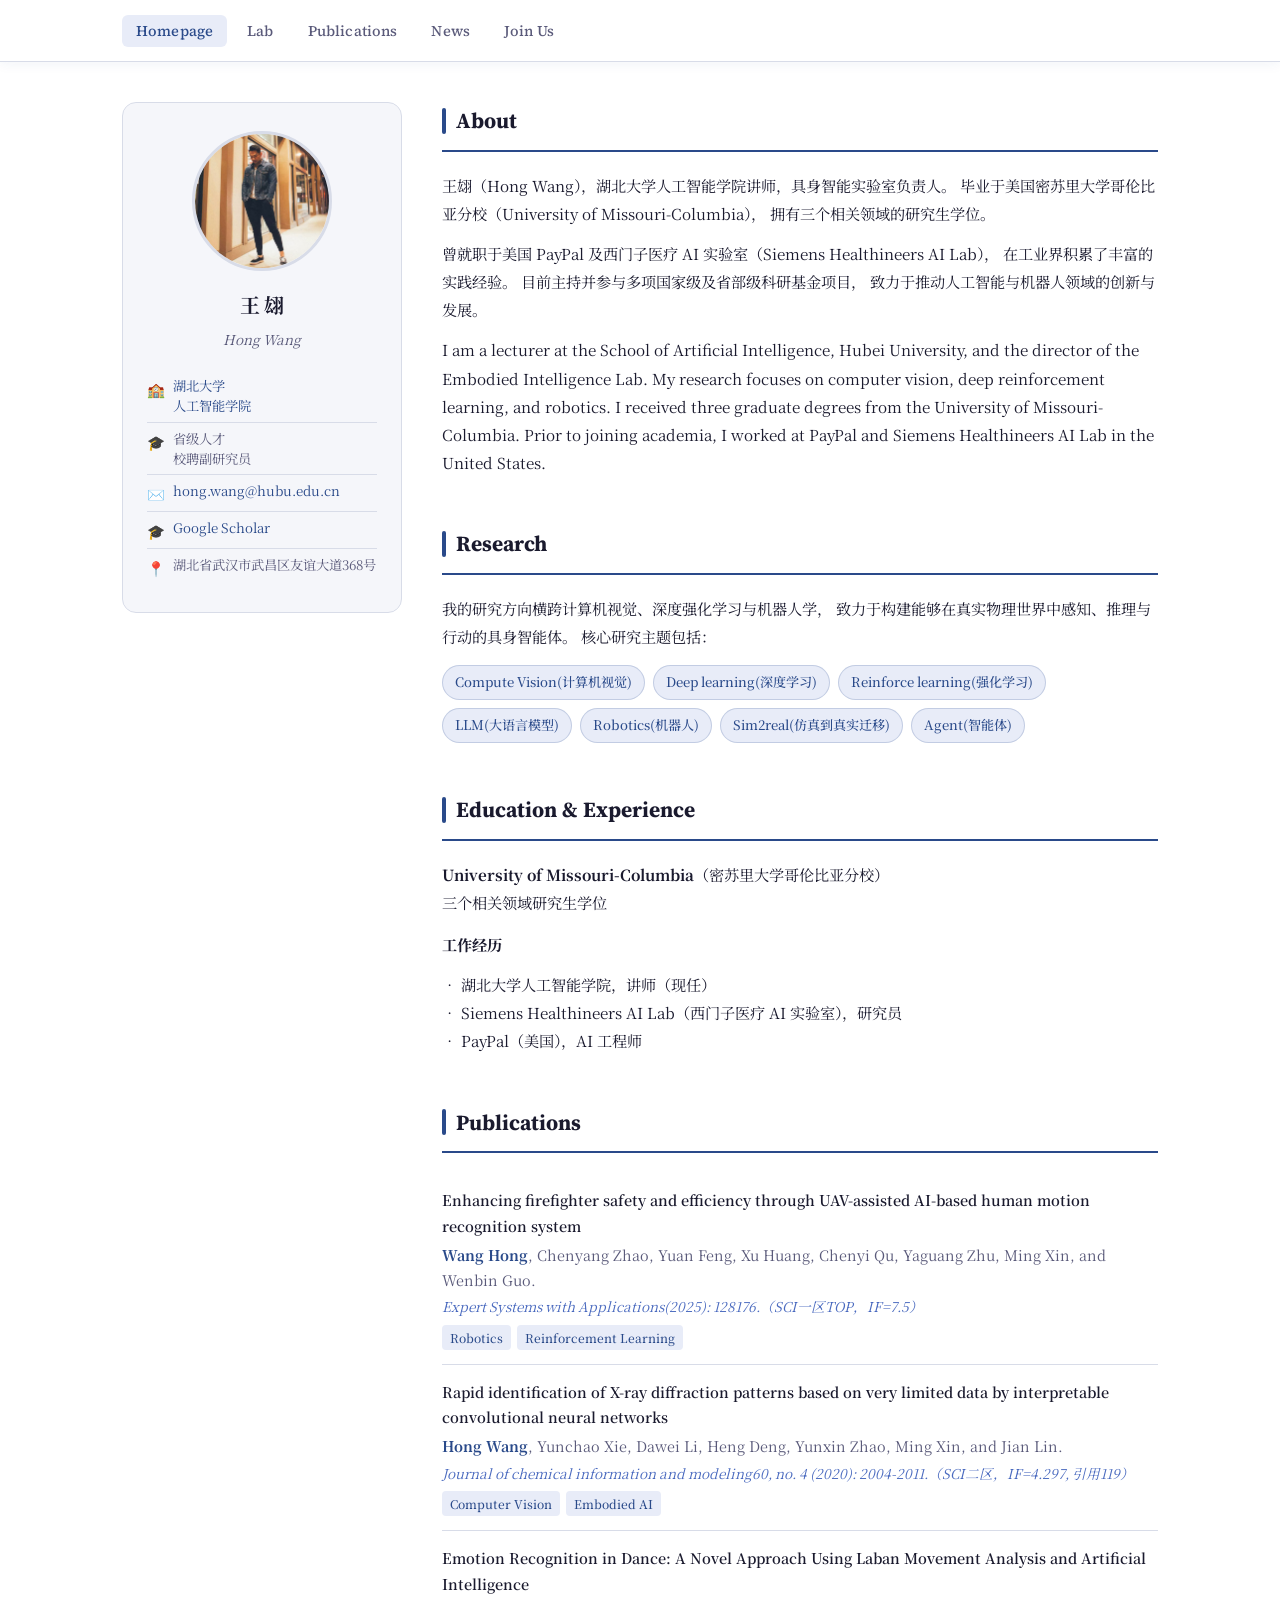
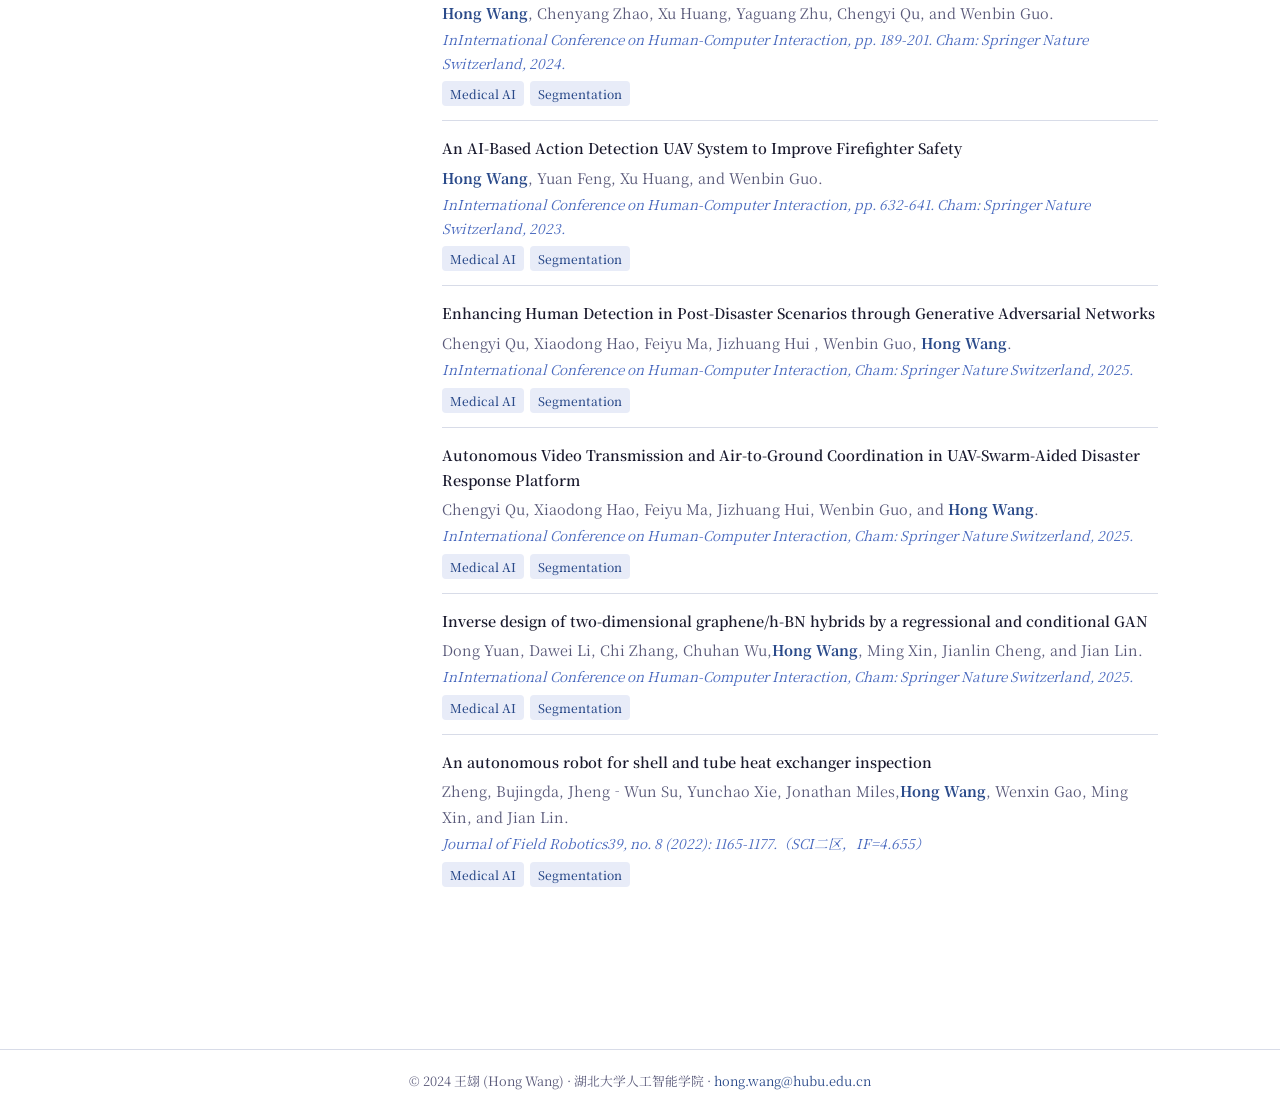
<file: wang/index.html>
<!DOCTYPE html>
<html lang="zh-CN">
<head>
  <meta charset="UTF-8" />
  <meta name="viewport" content="width=device-width, initial-scale=1.0" />
  <title>Hong Wang | School of Artificial Intelligence, Hubei University</title>
  <link rel="stylesheet" href="assets/css/style.css" />
</head>
<body>

  <!-- ===== Navigation ===== -->
  <nav class="navbar">
    <div class="navbar-inner">
      <ul class="navbar-links">
        <li><a href="index.html" class="active">Homepage</a></li>
        <li><a href="lab.html">Lab</a></li>
        <li><a href="publications.html">Publications</a></li>
        <li><a href="news.html">News</a></li>
        <li><a href="join_us.html">Join Us</a></li>
      </ul>
    </div>
  </nav>

  <!-- ===== Main Page ===== -->
  <div class="page-wrapper">
    <div class="index-layout">

      <!-- ===== Left Sidebar (Sticky) ===== -->
      <aside class="profile-sidebar">
        <div class="profile-card">
          <!-- Photo placeholder – replace src with actual photo -->
          <div class="profile">
            <img src="images/wanghong.jpg" class="profile-photo-placeholder" alt="Hong Wang">
          </div>

          <div class="profile-name">王 翃</div>
          <div class="profile-name-en">Hong Wang</div>

          <ul class="profile-info-list">
            <li>
              <span class="info-icon">🏫</span>
              <span>
                <a href="https://ai.hubu.edu.cn" target="_blank">湖北大学</a><br/>
                <a href="https://ai.hubu.edu.cn" target="_blank">人工智能学院</a>
              </span>
            </li>
            <li>
              <span class="info-icon">🎓</span>
              <span>省级人才</br>校聘副研究员</span>
            </li>
            <li>
              <span class="info-icon">✉️</span>
              <span><a href="mailto:hong.wang@hubu.edu.cn">hong.wang@hubu.edu.cn</a></span>
            </li>
            <li>
              <span class="info-icon">🎓</span>
              <span>
                <a href="https://scholar.google.jp/citations?user=XAU4ClkAAAAJ&hl=zh-CN&oi=sra" target="_blank">Google Scholar</a>
              </span>
            </li>
            <li>
              <span class="info-icon">📍</span>
              <span>湖北省武汉市武昌区友谊大道368号</span>
            </li>
          </ul>
        </div>
      </aside>

      <!-- ===== Right Scrollable Content ===== -->
      <main class="main-content">

        <!-- About -->
        <section class="content-section" id="about">
          <h2 class="section-heading">About</h2>
          <div class="section-text">
            <p>
              王翃（Hong Wang），湖北大学人工智能学院讲师，具身智能实验室负责人。
              毕业于美国密苏里大学哥伦比亚分校（University of Missouri-Columbia），
              拥有三个相关领域的研究生学位。
            </p>
            <p>
              曾就职于美国 PayPal 及西门子医疗 AI 实验室（Siemens Healthineers AI Lab），
              在工业界积累了丰富的实践经验。
              目前主持并参与多项国家级及省部级科研基金项目，
              致力于推动人工智能与机器人领域的创新与发展。
            </p>
            <p>
              I am a lecturer at the School of Artificial Intelligence, Hubei University, 
              and the director of the Embodied Intelligence Lab. 
              My research focuses on computer vision, deep reinforcement learning, and robotics. 
              I received three graduate degrees from the University of Missouri-Columbia.
              Prior to joining academia, I worked at PayPal and Siemens Healthineers AI Lab in the United States.
            </p>
          </div>
        </section>

        <!-- Research -->
        <section class="content-section" id="research">
          <h2 class="section-heading">Research</h2>
          <div class="section-text">
            <p>
              我的研究方向横跨计算机视觉、深度强化学习与机器人学，
              致力于构建能够在真实物理世界中感知、推理与行动的具身智能体。
              核心研究主题包括：
            </p>
          </div>
          <div class="research-tags">
            <span class="research-tag">Compute Vision(计算机视觉)</span>
            <span class="research-tag">Deep learning(深度学习)</span>
            <span class="research-tag">Reinforce learning(强化学习)</span>
            <span class="research-tag">LLM(大语言模型)</span>
            <span class="research-tag">Robotics(机器人)</span>
            <span class="research-tag">Sim2real(仿真到真实迁移)</span>
            <span class="research-tag">Agent(智能体)</span>
          </div>
        </section>

        <!-- Education -->
        <section class="content-section" id="education">
          <h2 class="section-heading">Education & Experience</h2>
          <div class="section-text">
            <p>
              <strong>University of Missouri-Columbia</strong>（密苏里大学哥伦比亚分校）<br/>
              三个相关领域研究生学位
            </p>
            <p style="margin-top:14px;">
              <strong>工作经历</strong>
            </p>
            <p>
              • 湖北大学人工智能学院，讲师（现任）<br/>
              • Siemens Healthineers AI Lab（西门子医疗 AI 实验室），研究员<br/>
              • PayPal（美国），AI 工程师
            </p>
          </div>
        </section>

        <!-- Publications (preview) -->
        <section class="content-section" id="publications">
          <h2 class="section-heading">Publications</h2>

          <div class="pub-entry">
            <div class="pub-title">
              Enhancing firefighter safety and efficiency through UAV-assisted AI-based human motion recognition system
            </div>
            <div class="pub-authors">
              <strong>Wang Hong</strong>, Chenyang Zhao, Yuan Feng, Xu Huang, Chenyi Qu, Yaguang Zhu, Ming Xin, and Wenbin Guo. 
            </div>
            <div class="pub-venue">Expert Systems with Applications(2025): 128176.（SCI一区TOP，IF=7.5）</div>
            <div class="pub-badges">
              <span class="pub-badge">Robotics</span>
              <span class="pub-badge">Reinforcement Learning</span>
            </div>
          </div>

          <div class="pub-entry">
            <div class="pub-title">
              Rapid identification of X-ray diffraction patterns based on very limited data by interpretable convolutional neural networks
            </div>
            <div class="pub-authors">
              <strong>Hong Wang</strong>, Yunchao Xie, Dawei Li, Heng Deng, Yunxin Zhao, Ming Xin, and Jian Lin.
            </div>
            <div class="pub-venue">Journal of chemical information and modeling60, no. 4 (2020): 2004-2011.（SCI二区，IF=4.297, 引用119）</div>
            <div class="pub-badges">
              <span class="pub-badge">Computer Vision</span>
              <span class="pub-badge">Embodied AI</span>
            </div>
          </div>

          <div class="pub-entry">
            <div class="pub-title">
              Emotion Recognition in Dance: A Novel Approach Using Laban Movement Analysis and Artificial Intelligence
            </div>
            <div class="pub-authors">
              <strong>Hong Wang</strong>, Chenyang Zhao, Xu Huang, Yaguang Zhu, Chengyi Qu, and Wenbin Guo. 
            </div>
            <div class="pub-venue">InInternational Conference on Human-Computer Interaction, pp. 189-201. Cham: Springer Nature Switzerland, 2024.</div>
            <div class="pub-badges">
              <span class="pub-badge">Medical AI</span>
              <span class="pub-badge">Segmentation</span>
            </div>
          </div>

          <div class="pub-entry">
            <div class="pub-title">
              An AI-Based Action Detection UAV System to Improve Firefighter Safety
            </div>
            <div class="pub-authors">
              <strong>Hong Wang</strong>, Yuan Feng, Xu Huang, and Wenbin Guo.  
            </div>
            <div class="pub-venue">InInternational Conference on Human-Computer Interaction, pp. 632-641. Cham: Springer Nature Switzerland, 2023.</div>
            <div class="pub-badges">
              <span class="pub-badge">Medical AI</span>
              <span class="pub-badge">Segmentation</span>
            </div>
          </div>

          <div class="pub-entry">
            <div class="pub-title">
              Enhancing Human Detection in Post-Disaster Scenarios through Generative Adversarial Networks
            </div>
            <div class="pub-authors">
              Chengyi Qu, Xiaodong Hao, Feiyu Ma, Jizhuang Hui , Wenbin Guo, <strong>Hong Wang</strong>. 
            </div>
            <div class="pub-venue">InInternational Conference on Human-Computer Interaction, Cham: Springer Nature Switzerland, 2025.</div>
            <div class="pub-badges">
              <span class="pub-badge">Medical AI</span>
              <span class="pub-badge">Segmentation</span>
            </div>
          </div>

          <div class="pub-entry">
            <div class="pub-title">
              Autonomous Video Transmission and Air-to-Ground Coordination in UAV-Swarm-Aided Disaster Response Platform
            </div>
            <div class="pub-authors">
              Chengyi Qu, Xiaodong Hao, Feiyu Ma, Jizhuang Hui, Wenbin Guo, and <strong>Hong Wang</strong>. 
            </div>
            <div class="pub-venue">InInternational Conference on Human-Computer Interaction, Cham: Springer Nature Switzerland, 2025.</div>
            <div class="pub-badges">
              <span class="pub-badge">Medical AI</span>
              <span class="pub-badge">Segmentation</span>
            </div>
          </div>

          <div class="pub-entry">
            <div class="pub-title">
              Inverse design of two-dimensional graphene/h-BN hybrids by a regressional and conditional GAN
            </div>
            <div class="pub-authors">
              Dong Yuan, Dawei Li, Chi Zhang, Chuhan Wu,<strong>Hong Wang</strong>, Ming Xin, Jianlin Cheng, and Jian Lin. 
            </div>
            <div class="pub-venue">InInternational Conference on Human-Computer Interaction, Cham: Springer Nature Switzerland, 2025.</div>
            <div class="pub-badges">
              <span class="pub-badge">Medical AI</span>
              <span class="pub-badge">Segmentation</span>
            </div>
          </div>

          <div class="pub-entry">
            <div class="pub-title">
              An autonomous robot for shell and tube heat exchanger inspection
            </div>
            <div class="pub-authors">
              Zheng, Bujingda, Jheng‐Wun Su, Yunchao Xie, Jonathan Miles,<strong>Hong Wang</strong>, Wenxin Gao, Ming Xin, and Jian Lin. 
            </div>
            <div class="pub-venue">Journal of Field Robotics39, no. 8 (2022): 1165-1177.（SCI二区，IF=4.655）</div>
            <div class="pub-badges">
              <span class="pub-badge">Medical AI</span>
              <span class="pub-badge">Segmentation</span>
            </div>
          </div>
        </section>

      </main>
    </div>
  </div>

  <!-- Footer -->
  <footer class="site-footer">
    © 2024 王翃 (Hong Wang) · 湖北大学人工智能学院 · 
    <a href="mailto:hong.wang@hubu.edu.cn">hong.wang@hubu.edu.cn</a>
  </footer>

</body>
</html>
</file>
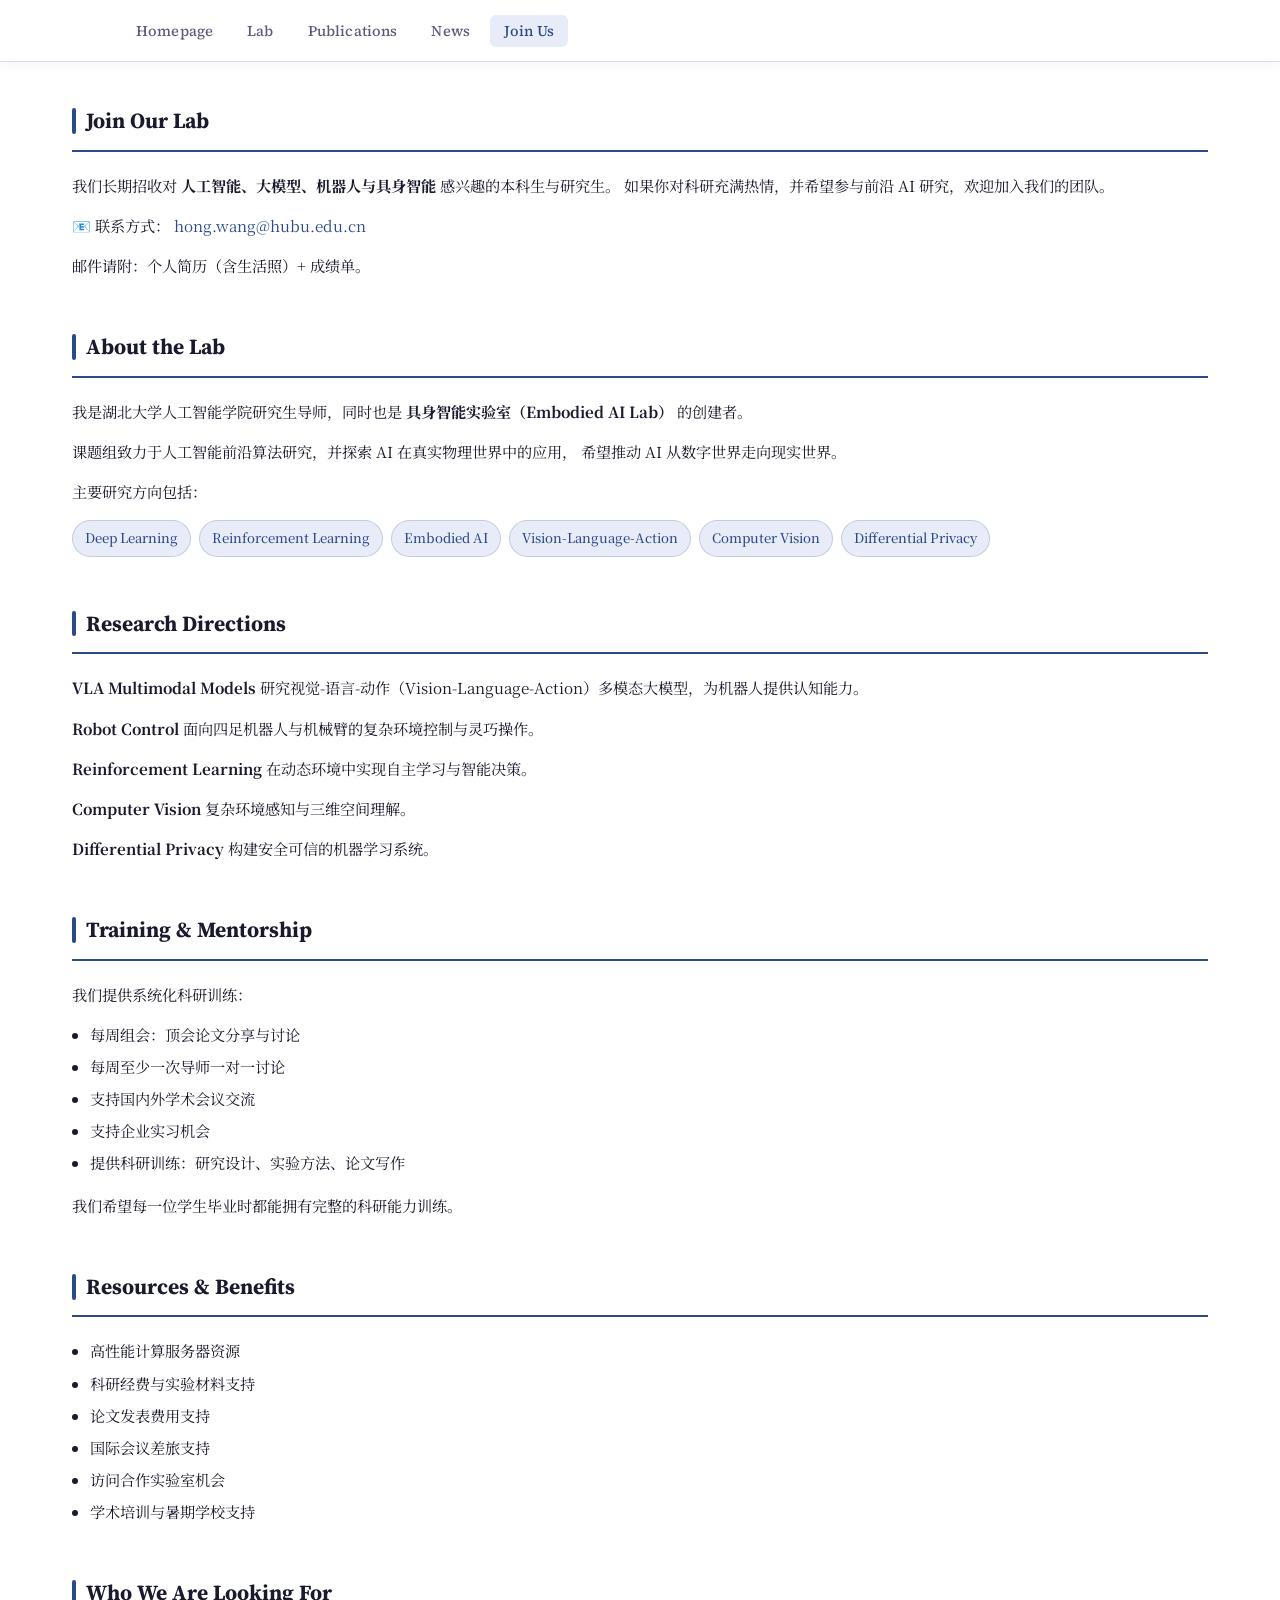
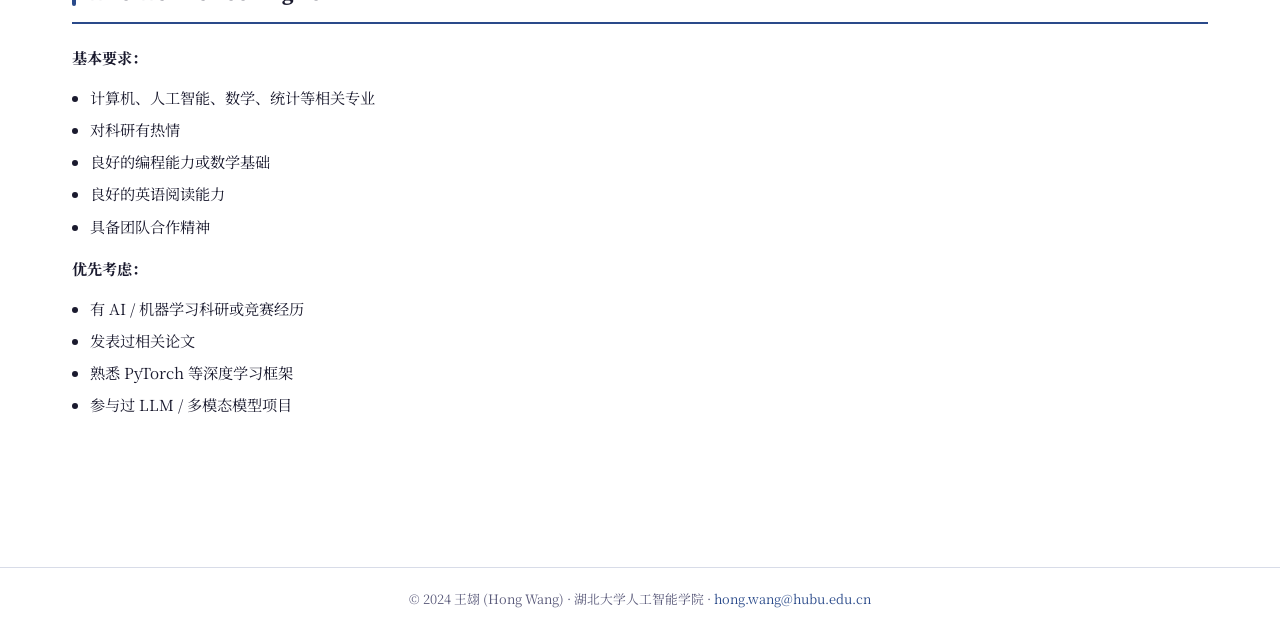
<file: wang/join_us.html>
<!DOCTYPE html>
<html lang="zh-CN">
<head>
  <meta charset="UTF-8" />
  <meta name="viewport" content="width=device-width, initial-scale=1.0" />
  <title>Join Us | 王翃</title>
  <link rel="stylesheet" href="assets/css/style.css" />
</head>
<body>

  <!-- ===== Navigation ===== -->
  <nav class="navbar">
    <div class="navbar-inner">
      <ul class="navbar-links">
        <li><a href="index.html">Homepage</a></li>
        <li><a href="lab.html">Lab</a></li>
        <li><a href="publications.html">Publications</a></li>
        <li><a href="news.html">News</a></li>
        <li><a href="join_us.html" class="active">Join Us</a></li>
      </ul>
    </div>
  </nav>

  <!-- ===== Main Content ===== -->
  <div class="page-wrapper lab-layout">

  <div class="content-section">
    <h2 class="section-heading">Join Our Lab</h2>

    <div class="section-text">
      <p>
        我们长期招收对 <strong>人工智能、大模型、机器人与具身智能</strong> 感兴趣的本科生与研究生。
        如果你对科研充满热情，并希望参与前沿 AI 研究，欢迎加入我们的团队。
      </p>

      <p>
        📧 联系方式：  
        <a href="mailto:hong.wang@hubu.edu.cn">hong.wang@hubu.edu.cn</a>
      </p>

      <p>
        邮件请附：个人简历（含生活照）+ 成绩单。
      </p>
    </div>
  </div>

  <div class="content-section">
    <h2 class="section-heading">About the Lab</h2>

    <div class="section-text">
      <p>
        我是湖北大学人工智能学院研究生导师，同时也是
        <strong>具身智能实验室（Embodied AI Lab）</strong> 的创建者。
      </p>

      <p>
        课题组致力于人工智能前沿算法研究，并探索 AI 在真实物理世界中的应用，
        希望推动 AI 从数字世界走向现实世界。
      </p>

      <p>主要研究方向包括：</p>

      <div class="research-tags">
        <span class="research-tag">Deep Learning</span>
        <span class="research-tag">Reinforcement Learning</span>
        <span class="research-tag">Embodied AI</span>
        <span class="research-tag">Vision-Language-Action</span>
        <span class="research-tag">Computer Vision</span>
        <span class="research-tag">Differential Privacy</span>
      </div>
    </div>
  </div>

  <div class="content-section">
    <h2 class="section-heading">Research Directions</h2>

    <div class="section-text">

      <p><strong>VLA Multimodal Models</strong>  
      研究视觉-语言-动作（Vision-Language-Action）多模态大模型，为机器人提供认知能力。</p>

      <p><strong>Robot Control</strong>  
      面向四足机器人与机械臂的复杂环境控制与灵巧操作。</p>

      <p><strong>Reinforcement Learning</strong>  
      在动态环境中实现自主学习与智能决策。</p>

      <p><strong>Computer Vision</strong>  
      复杂环境感知与三维空间理解。</p>

      <p><strong>Differential Privacy</strong>  
      构建安全可信的机器学习系统。</p>

    </div>
  </div>

  <div class="content-section">
    <h2 class="section-heading">Training & Mentorship</h2>

    <div class="section-text">
      <p>我们提供系统化科研训练：</p>

      <ul>
        <li>每周组会：顶会论文分享与讨论</li>
        <li>每周至少一次导师一对一讨论</li>
        <li>支持国内外学术会议交流</li>
        <li>支持企业实习机会</li>
        <li>提供科研训练：研究设计、实验方法、论文写作</li>
      </ul>

      <p>
        我们希望每一位学生毕业时都能拥有完整的科研能力训练。
      </p>
    </div>
  </div>

  <div class="content-section">
    <h2 class="section-heading">Resources & Benefits</h2>

    <div class="section-text">

      <ul>
        <li>高性能计算服务器资源</li>
        <li>科研经费与实验材料支持</li>
        <li>论文发表费用支持</li>
        <li>国际会议差旅支持</li>
        <li>访问合作实验室机会</li>
        <li>学术培训与暑期学校支持</li>
      </ul>

    </div>
  </div>

  <div class="content-section">
    <h2 class="section-heading">Who We Are Looking For</h2>

    <div class="section-text">

      <p><strong>基本要求：</strong></p>

      <ul>
        <li>计算机、人工智能、数学、统计等相关专业</li>
        <li>对科研有热情</li>
        <li>良好的编程能力或数学基础</li>
        <li>良好的英语阅读能力</li>
        <li>具备团队合作精神</li>
      </ul>

      <p><strong>优先考虑：</strong></p>

      <ul>
        <li>有 AI / 机器学习科研或竞赛经历</li>
        <li>发表过相关论文</li>
        <li>熟悉 PyTorch 等深度学习框架</li>
        <li>参与过 LLM / 多模态模型项目</li>
      </ul>

    </div>
  </div>
</div>

  <!-- Footer -->
  <footer class="site-footer">
    © 2024 王翃 (Hong Wang) · 湖北大学人工智能学院 · 
    <a href="mailto:hong.wang@hubu.edu.cn">hong.wang@hubu.edu.cn</a>
  </footer>

</body>
</html>
</file>
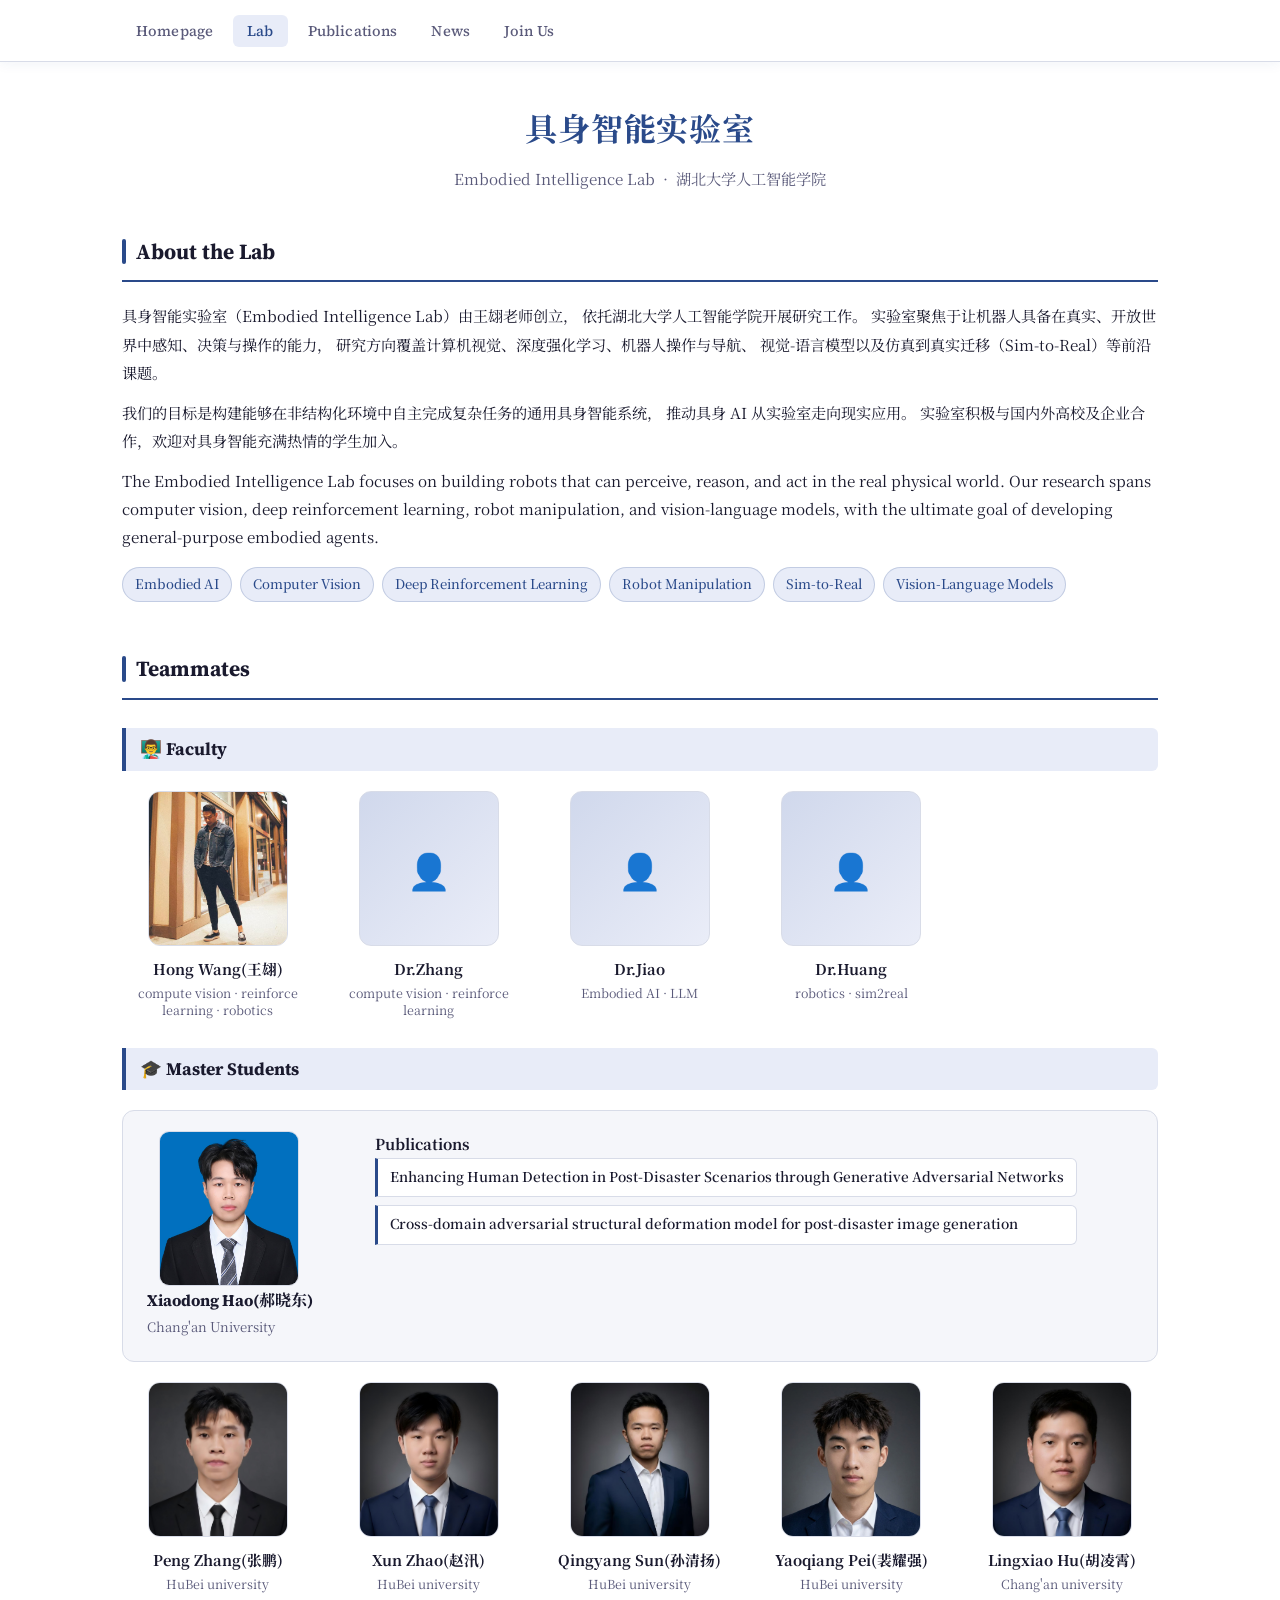
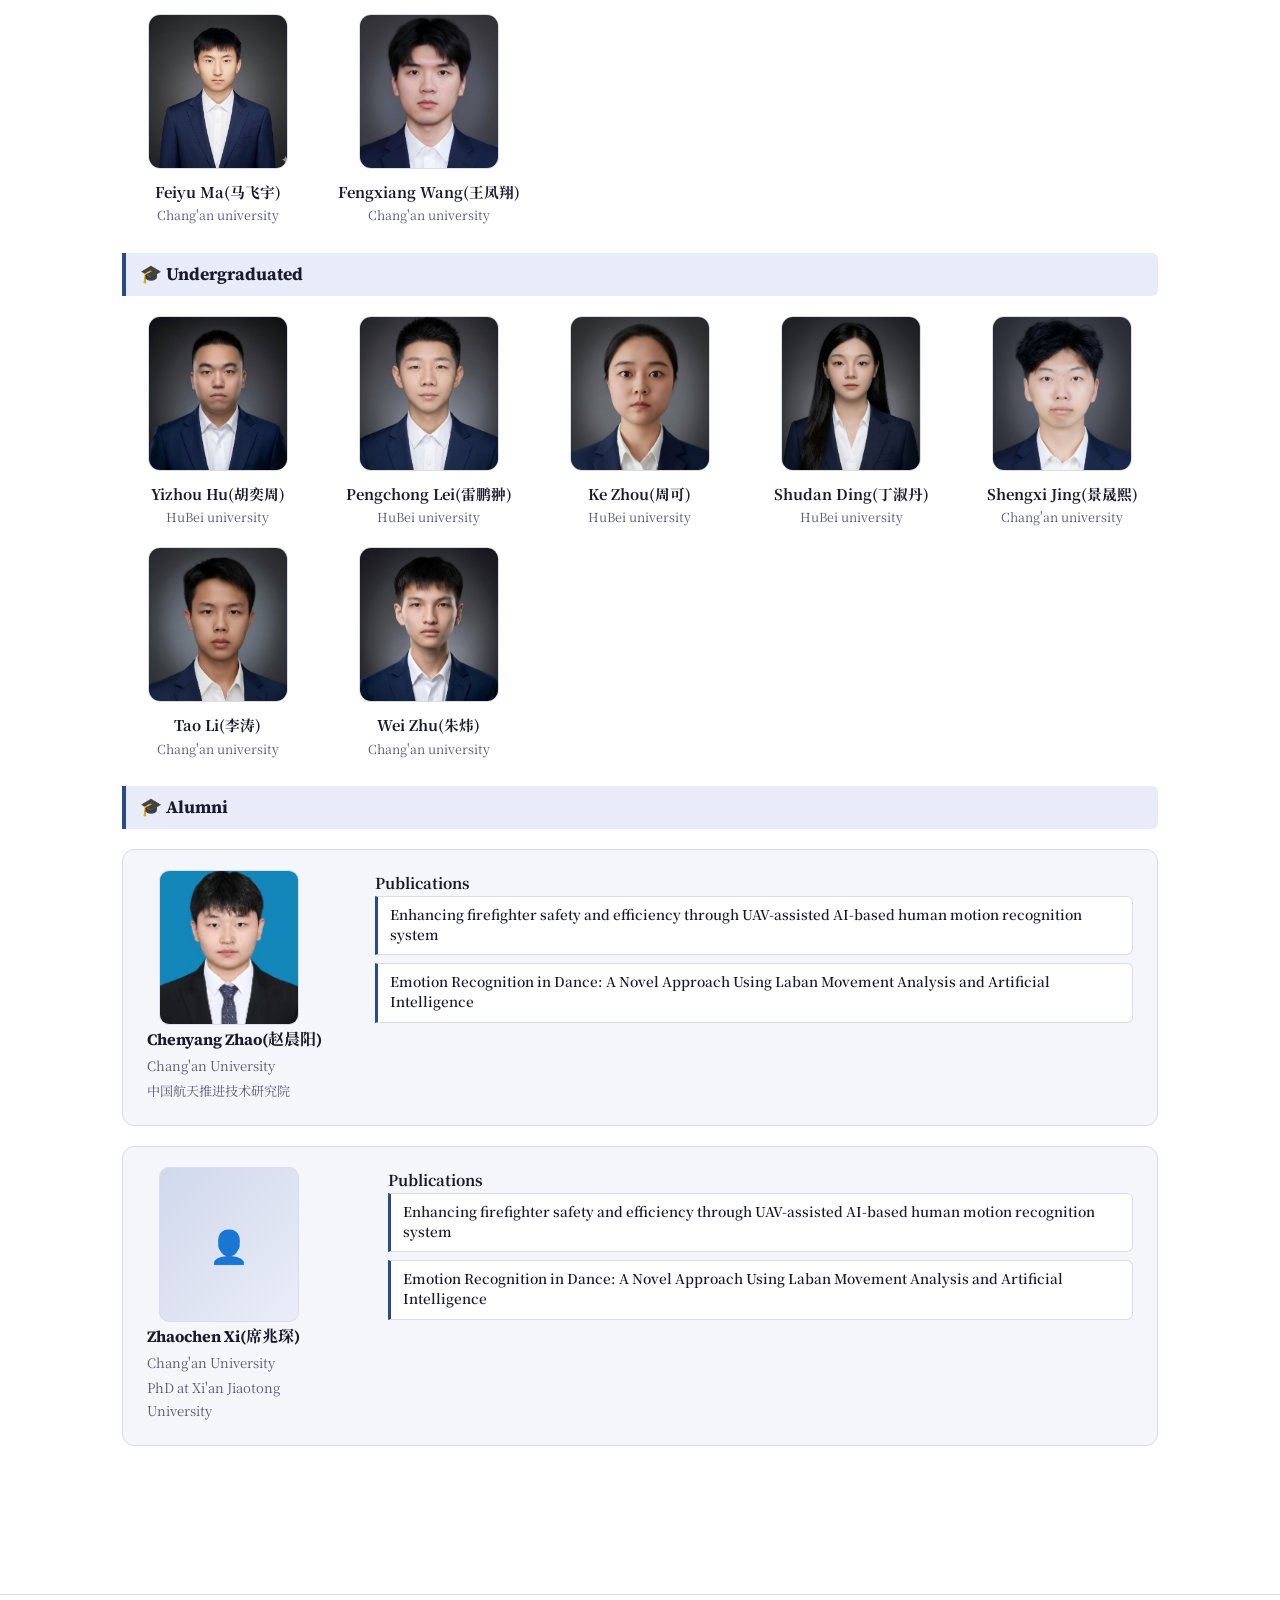
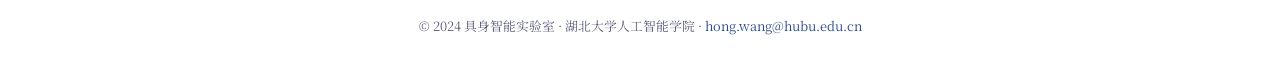
<file: wang/lab.html>
<!DOCTYPE html>
<html lang="zh-CN">
<head>
  <meta charset="UTF-8" />
  <meta name="viewport" content="width=device-width, initial-scale=1.0" />
  <title>具身智能实验室 | 王翃</title>
  <link rel="stylesheet" href="assets/css/style.css" />
</head>
<body>

  <!-- ===== Navigation ===== -->
  <nav class="navbar">
    <div class="navbar-inner">
      <ul class="navbar-links">
        <li><a href="index.html">Homepage</a></li>
        <li><a href="lab.html" class="active">Lab</a></li>
        <li><a href="publications.html">Publications</a></li>
        <li><a href="news.html">News</a></li>
        <li><a href="join_us.html">Join Us</a></li>
      </ul>
    </div>
  </nav>

  <!-- ===== Main Content ===== -->
  <div class="page-wrapper">
    <div class="lab-layout">

      <!-- Lab title -->
      <h1 class="lab-title">具身智能实验室</h1>
      <p class="lab-subtitle">Embodied Intelligence Lab &nbsp;·&nbsp; 湖北大学人工智能学院</p>

      <!-- About the Lab -->
      <section class="content-section" id="about">
        <h2 class="section-heading">About the Lab</h2>
        <div class="section-text">
          <p>
            具身智能实验室（Embodied Intelligence Lab）由王翃老师创立，
            依托湖北大学人工智能学院开展研究工作。
            实验室聚焦于让机器人具备在真实、开放世界中感知、决策与操作的能力，
            研究方向覆盖计算机视觉、深度强化学习、机器人操作与导航、
            视觉-语言模型以及仿真到真实迁移（Sim-to-Real）等前沿课题。
          </p>
          <p>
            我们的目标是构建能够在非结构化环境中自主完成复杂任务的通用具身智能系统，
            推动具身 AI 从实验室走向现实应用。
            实验室积极与国内外高校及企业合作，欢迎对具身智能充满热情的学生加入。
          </p>
          <p>
            The Embodied Intelligence Lab focuses on building robots that can perceive, reason, 
            and act in the real physical world. Our research spans computer vision, 
            deep reinforcement learning, robot manipulation, and vision-language models, 
            with the ultimate goal of developing general-purpose embodied agents.
          </p>
        </div>
        <div class="research-tags" style="margin-top:16px;">
          <span class="research-tag">Embodied AI</span>
          <span class="research-tag">Computer Vision</span>
          <span class="research-tag">Deep Reinforcement Learning</span>
          <span class="research-tag">Robot Manipulation</span>
          <span class="research-tag">Sim-to-Real</span>
          <span class="research-tag">Vision-Language Models</span>
        </div>
      </section>

      <!-- Teammates Section -->
      <section class="content-section" id="team">
        <h2 class="section-heading">Teammates</h2>

        <!-- Faculty -->
        <div class="team-section-title">👨‍🏫 Faculty</div>
        <div class="team-grid">

          <div class="team-card">
            <div class="team-photo">
                <img src="images/wanghong.jpg" alt="Hong Wang">
            </div>
            <div class="team-name">Hong Wang(王翃)</div>
            <div class="team-role">compute vision · reinforce learning · robotics</div>
          </div>

          <div class="team-card">
            <div class="team-photo">👤</div>
            <div class="team-name">Dr.Zhang</div>
            <div class="team-role">compute vision · reinforce learning</div>
          </div>

          <div class="team-card">
            <div class="team-photo">👤</div>
            <div class="team-name">Dr.Jiao</div>
            <div class="team-role">Embodied AI · LLM</div>
          </div>

          <div class="team-card">
            <div class="team-photo">👤</div>
            <div class="team-name">Dr.Huang</div>
            <div class="team-role">robotics · sim2real</div>
          </div>

        </div>

        <!-- Students -->
        <div class="team-section-title">🎓 Master Students</div>
        <div class="team-grid">

          <div class="alumni-card single-master">
            <div class="alumni-left">
              <div class="alumni-photo">
                <img src="images/haoxiaodong.jpg" alt="Xiaodong Hao">
              </div>
              <div class="alumni-name">Xiaodong Hao(郝晓东)</div>
              <div class="alumni-affiliation">Chang'an University</div>
            </div>
            <div class="alumni-divider"></div>
            <div class="alumni-right">
              <div class="alumni-pubs-heading"><strong>Publications</strong></div>
              <div class="alumni-pubs">
                <div class="alumni-pub-entry">
                  <div class="alumni-pub-title">Enhancing Human Detection in Post-Disaster Scenarios through Generative Adversarial Networks</div>
                </div>

                <div class="alumni-pub-entry">
                  <div class="alumni-pub-title">Cross-domain adversarial structural deformation model for post-disaster image generation</div>
                </div>

                <!-- Add more .alumni-pub-entry here -->
              </div>
            </div>
          </div>

          <div class="team-card">
            <div class="team-photo">
                <img src="images/zhangpeng.jpg" alt="Peng Zhang">
            </div>
            <div class="team-name">Peng Zhang(张鹏)</div>
            <div class="team-role">HuBei university</div>
          </div>

          <div class="team-card">
            <div class="team-photo">
                <img src="images/zhaoxun.jpg" alt="Xun Zhao">
            </div>
            <div class="team-name">Xun Zhao(赵汛)</div>
            <div class="team-role">HuBei university</div>
          </div>

          <div class="team-card">
            <div class="team-photo">
                <img src="images/sunqingyang.jpg" alt="Qingyan Sun">
            </div>
            <div class="team-name">Qingyang Sun(孙清扬)</div>
            <div class="team-role">HuBei university</div>
          </div>

          <div class="team-card">
            <div class="team-photo">
                <img src="images/peiyaoqiang.jpg" alt="Yaoqiang Pei">
            </div>
            <div class="team-name">Yaoqiang Pei(裴耀强)</div>
            <div class="team-role">HuBei university</div>
          </div>

          <div class="team-card">
            <div class="team-photo">
                <img src="images/hulingxiao.jpg" alt="Lingxiao Hu">
            </div>
            <div class="team-name">Lingxiao Hu(胡凌霄)</div>
            <div class="team-role">Chang'an university</div>
          </div>

          <div class="team-card">
            <div class="team-photo">
                <img src="images/mafeiyu.jpg" alt="Feiyu Ma">
            </div>
            <div class="team-name">Feiyu Ma(马飞宇)</div>
            <div class="team-role">Chang'an university</div>
          </div>

          <div class="team-card">
            <div class="team-photo">
                <img src="images/wangfengxiang.jpg" alt="Fengxiang Wang">
            </div>
            <div class="team-name">Fengxiang Wang(王凤翔)</div>
            <div class="team-role">Chang'an university</div>
          </div>
        </div>

        <div class="team-section-title">🎓 Undergraduated</div>
        <div class="team-grid">

          <div class="team-card">
            <div class="team-photo">
                <img src="images/huyizhou.jpg" alt="Yizhou Hu">
            </div>
            <div class="team-name">Yizhou Hu(胡奕周)</div>
            <div class="team-role">HuBei university</div>
          </div>  

          <div class="team-card">
            <div class="team-photo">
                <img src="images/leipengchong.jpg" alt="Pengchong Lei">
            </div>
            <div class="team-name">Pengchong Lei(雷鹏翀)</div>
            <div class="team-role">HuBei university</div>
          </div>

          <div class="team-card">
            <div class="team-photo">
                <img src="images/zhouke.jpg" alt="Ke Zhou">
            </div>
            <div class="team-name">Ke Zhou(周可)</div>
            <div class="team-role">HuBei university</div>
          </div>

          <div class="team-card">
            <div class="team-photo">
                <img src="images/dingshudan.jpg" alt="Shudan Ding">
            </div>
            <div class="team-name">Shudan Ding(丁淑丹)</div>
            <div class="team-role">HuBei university</div>
          </div>

          <div class="team-card">
            <div class="team-photo">
                <img src="images/jingshengxi.jpg" alt="Shengxi Jing">
            </div>
            <div class="team-name">Shengxi Jing(景晟熙)</div>
            <div class="team-role">Chang'an university</div>
          </div>

          <div class="team-card">
            <div class="team-photo">
                <img src="images/litao.jpg" alt="Tao Li">
            </div>
            <div class="team-name">Tao Li(李涛)</div>
            <div class="team-role">Chang'an university</div>
          </div>

          <div class="team-card">
            <div class="team-photo">
                <img src="images/zhuwei.jpg" alt="Wei Zhu">
            </div>
            <div class="team-name">Wei Zhu(朱炜)</div>
            <div class="team-role">Chang'an university</div>
          </div>
        </div>
        
        <!-- Graduated Alumni -->
        <div class="team-section-title">🎓 Alumni</div>
        <div class="alumni-list">

          <div class="alumni-card">
            <div class="alumni-left">
              <div class="alumni-photo">
                <img src="images/zhaochenyang.jpg" alt="Chenyang Zhao">
              </div>
              <div class="alumni-name">Chenyang Zhao(赵晨阳)</div>
              <div class="alumni-affiliation">Chang'an University</div>
              <div class="alumni-affiliation">中国航天推进技术研究院</div>
            </div>
            <div class="alumni-divider"></div>
            <div class="alumni-right">
              <div class="alumni-pubs-heading"><strong>Publications</strong></div>
              <div class="alumni-pubs">
                <div class="alumni-pub-entry">
                  <div class="alumni-pub-title">Enhancing firefighter safety and efficiency through UAV-assisted AI-based human motion recognition system</div>
                </div>

                <div class="alumni-pub-entry">
                  <div class="alumni-pub-title">Emotion Recognition in Dance: A Novel Approach Using Laban Movement Analysis and Artificial Intelligence</div>
                </div>
                <!-- Add more .alumni-pub-entry here -->
              </div>
            </div>
          </div>

          <div class="alumni-list">

          <div class="alumni-card">
            <div class="alumni-left">
              <div class="alumni-photo">👤</div>
              <div class="alumni-name">Zhaochen Xi(席兆琛)</div>
              <div class="alumni-affiliation">Chang'an University</div>
              <div class="alumni-affiliation">PhD at Xi'an Jiaotong University</div>
            </div>
            <div class="alumni-divider"></div>
            <div class="alumni-right">
              <div class="alumni-pubs-heading"><strong>Publications</strong></div>
              <div class="alumni-pubs">
                <div class="alumni-pub-entry">
                  <div class="alumni-pub-title">Enhancing firefighter safety and efficiency through UAV-assisted AI-based human motion recognition system</div>
                </div>
                <div class="alumni-pub-entry">
                  <div class="alumni-pub-title">Emotion Recognition in Dance: A Novel Approach Using Laban Movement Analysis and Artificial Intelligence</div>
                </div>
                <!-- Add more .alumni-pub-entry here -->
              </div>
            </div>
          </div>
        </div>
      </section>

    </div>
  </div>

  <!-- Footer -->
  <footer class="site-footer">
    © 2024 具身智能实验室 · 湖北大学人工智能学院 · 
    <a href="mailto:hong.wang@hubu.edu.cn">hong.wang@hubu.edu.cn</a>
  </footer>

</body>
</html>
</file>
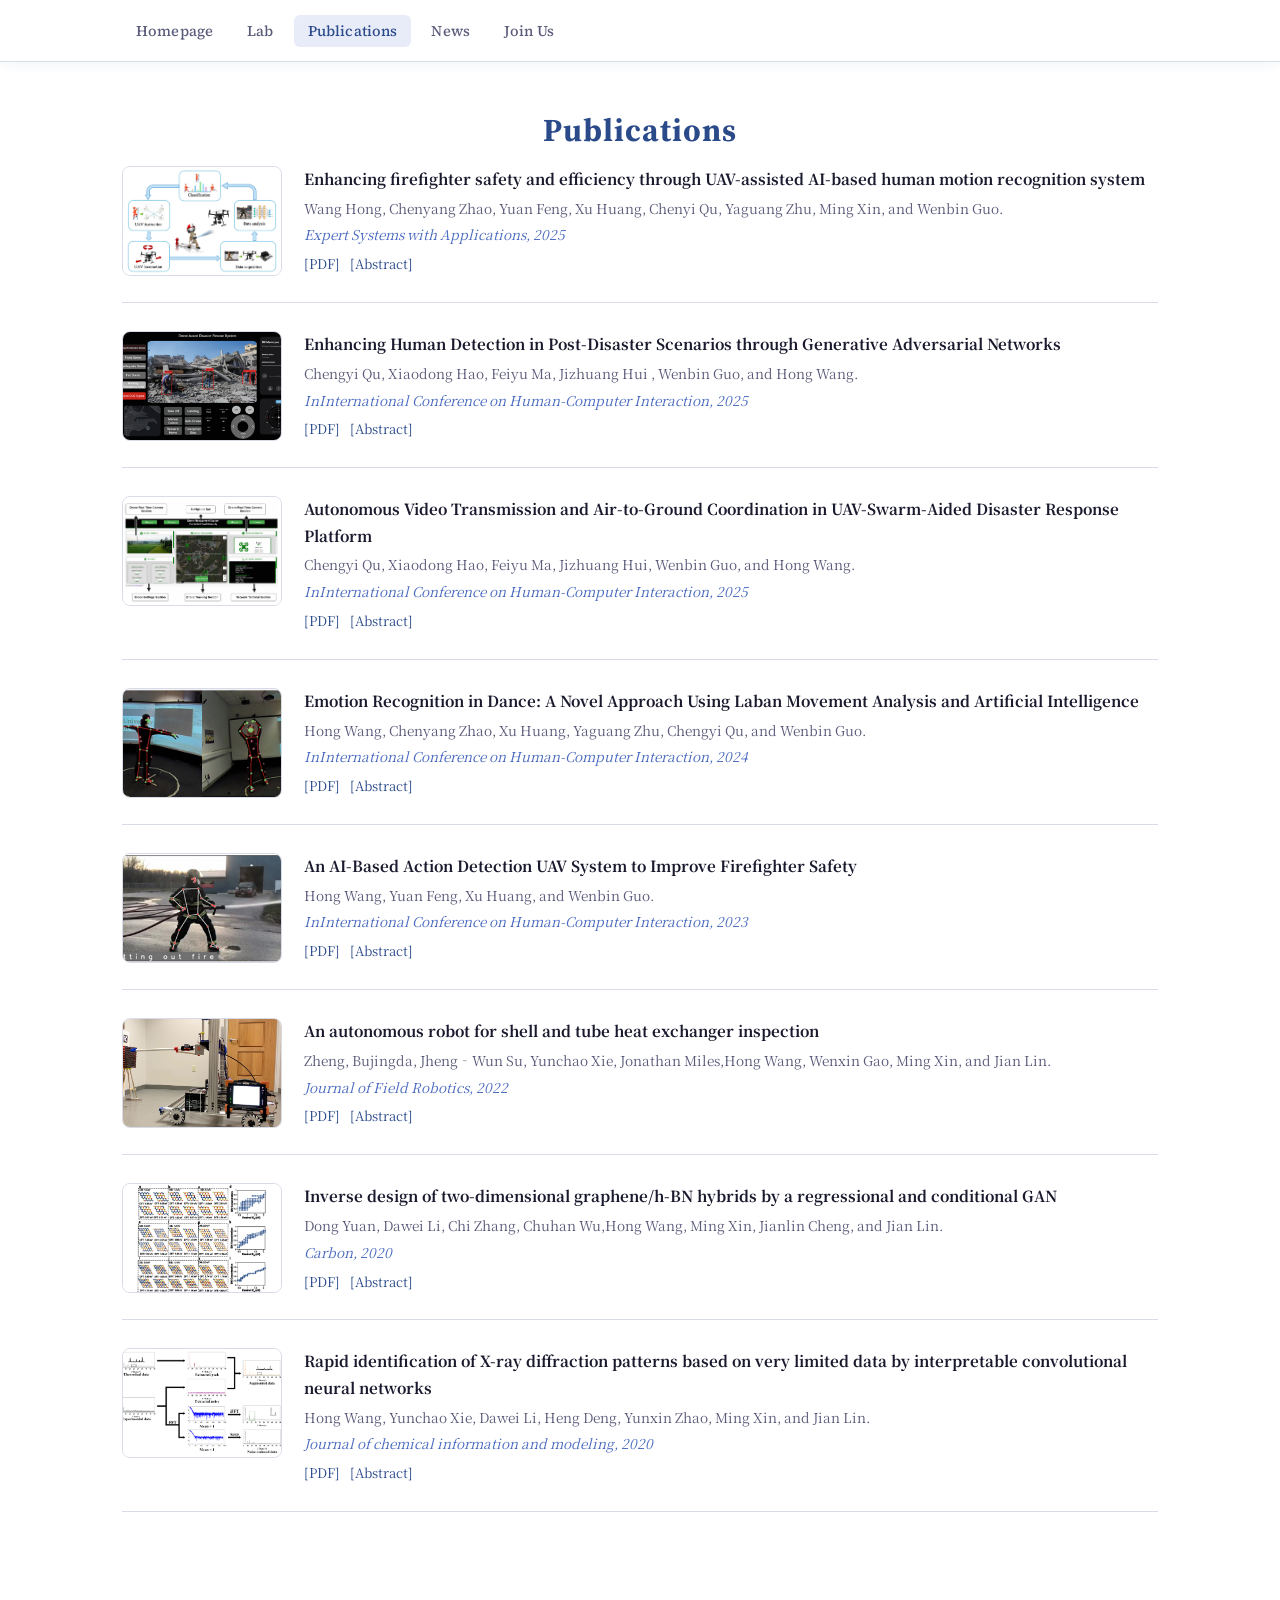
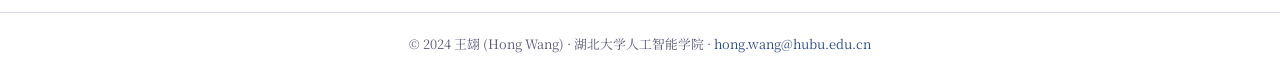
<file: wang/publications.html>
<!DOCTYPE html>
<html lang="zh-CN">
<head>
  <meta charset="UTF-8" />
  <meta name="viewport" content="width=device-width, initial-scale=1.0" />
  <title>Publications | 王翃</title>
  <link rel="stylesheet" href="assets/css/style.css" />
</head>
<body>

  <!-- ===== Navigation ===== -->
  <nav class="navbar">
    <div class="navbar-inner">
      <ul class="navbar-links">
        <li><a href="index.html">Homepage</a></li>
        <li><a href="lab.html">Lab</a></li>
        <li><a href="publications.html" class="active">Publications</a></li>
        <li><a href="news.html">News</a></li>
        <li><a href="join_us.html">Join Us</a></li>
      </ul>
    </div>
  </nav>

  <!-- ===== Main Content ===== -->
  <div class="page-wrapper">

  <div class="lab-layout">

    <h1 class="lab-title">Publications</h1>

    <div class="pub-list">

      <!-- Paper 1 -->
      <div class="pub-item">

        <div class="pub-image">
          <img src="paper_photo/paper1.png" alt="paper">
        </div>

        <div class="pub-info">

          <div class="pub-title">
            Enhancing firefighter safety and efficiency through UAV-assisted AI-based human motion recognition system
          </div>

          <div class="pub-authors">
            Wang Hong, Chenyang Zhao, Yuan Feng, Xu Huang, Chenyi Qu, Yaguang Zhu, Ming Xin, and Wenbin Guo.
          </div>

          <div class="pub-venue">
            Expert Systems with Applications, 2025
          </div>

          <div class="pub-links">
            <a href="PDF/Enhancing firefighter safety and efficiency throughUAV-assisted AI-based human .pdf">[PDF]</a>
            <a href="#" class="abstract-toggle">[Abstract]</a>
          </div>

          <div class="pub-abstract">
            Fires pose grave threats to lives, properties, and natural resources, necessitating effective fire suppression and rescue efforts. This paper proposes a solution to enhance firefighter safety and efficiency by integrating Unmanned Aerial Vehicles (UAVs) with Artificial Intelligence (AI)-based human motion recognition. The proposed system employs supervised machine learning algorithms trained on firefighting video datasets to recognize six crucial firefighter actions: ‘advance’, ‘climb’, ‘connect’, ‘fetchwater’, ‘hoselaying’, and ‘watersupply’. The trained model demonstrates 74.8% accuracy in identifying these actions during fire suppression activities. By utilizing UAVs and AI, this system offers extended detection range, deployment flexibility, and live, high-resolution image capture without risking pilots’ lives. The integration of UAVs and AI holds great promise in mitigating the devastating impact of fires and safeguarding the lives of firefighters.
          </div>
        </div>
      </div>

      <!-- Paper 2 -->
      <div class="pub-item">

        <div class="pub-image">
          <img src="paper_photo/paper2.png" alt="paper">
        </div>

        <div class="pub-info">

          <div class="pub-title">
            Enhancing Human Detection in Post-Disaster Scenarios through Generative Adversarial Networks
          </div>

          <div class="pub-authors">
            Chengyi Qu, Xiaodong Hao, Feiyu Ma, Jizhuang Hui , Wenbin Guo, and Hong Wang.
          </div>

          <div class="pub-venue">
            InInternational Conference on Human-Computer Interaction, 2025
          </div>

          <div class="pub-links">
            <a href="PDF/Enhancing Human Detection in Post-disaster ScenariosThrough Generative Adversar.pdf">[PDF]</a>
            <a href="#" class="abstract-toggle">[Abstract]</a>
          </div>

          <div class="pub-abstract">
            Human body detection is critical in post-disaster response, especially in UAV-assisted search and rescue missions, where accurate localization of stranded individuals is essential for efficient emergency operations. However, current disaster scene image datasets are often scarce, poorly annotated, and of inconsistent quality, limiting the performance of deep learning models in complex disaster environments (e.g., ruins, fires, floods). These challenges are exacerbated when human targets are intertwined with complex backgrounds, making existing techniques inadequate for practical needs. To address these limitations, this paper presents an integrated approach combining image generation and target detection techniques to enhance the adaptability and accuracy of deep learning models. By constructing diverse, high-quality disaster scene datasets, the proposed method alleviates data scarcity and improves generalization under complex scenarios. Models trained on the expanded dataset achieve significant improvement, with generated images yielding an FID score of 45 and mAP50 scores exceeding 98% across three detection models. Additionally, this study explores the integration of computer vision and human-computer interaction in UAV search and rescue missions. The proposed framework provides an intelligent, efficient solution for post-disaster search and rescue, demonstrating the transformative potential of data augmentation and target detection technologies in disaster management. This work establishes a robust technological foundation for future post-disaster response and intelligent search and rescue operations.
          </div>
        </div>
      </div>

      <!-- Paper 3 -->
      <div class="pub-item">

        <div class="pub-image">
          <img src="paper_photo/paper3.png" alt="paper">
        </div>

        <div class="pub-info">

          <div class="pub-title">
            Autonomous Video Transmission and Air-to-Ground Coordination in UAV-Swarm-Aided Disaster Response Platform
          </div>

          <div class="pub-authors">
            Chengyi Qu, Xiaodong Hao, Feiyu Ma, Jizhuang Hui, Wenbin Guo, and Hong Wang.
          </div>

          <div class="pub-venue">
            InInternational Conference on Human-Computer Interaction, 2025
          </div>

          <div class="pub-links">
            <a href="PDF/Autonomous Video Transmission and Air-to-GroundCoordination in UAV-Swarm-Aided .pdf">[PDF]</a>
            <a href="#" class="abstract-toggle">[Abstract]</a>
          </div>

          <div class="pub-abstract">
            Unmanned Aerial Vehicles (UAVs), or drones with cameras, are crucial for environmental awareness in applications like smart agriculture, border security, and disaster response. Building realistic UAV testbeds for novel network control algorithms is challenging due to time constraints and regulatory limitations. To develop an autonomous air-to-ground coordination platform, in this paper, we introduce a UAV-swarm-aided Disaster Response Platform (DRP) that simulates video transmission and coordination that integrates simulation for both drones and networks, allowing experimentation with protocols (HTTP/TCP, UDP/RTP, QUIC) and video properties (codec, resolution). Our design combined human-centered interaction principles, prioritizing user experience and indicating multi-modal interactions. In addition, our approach utilizes trace-based experiments to demonstrate its effectiveness in delivering video quality (e.g., PSNR) aligning with real-world measurements, while in the meantime validating model accuracy. Evaluation results demonstrate that our intelligent video transmission and air-to-ground coordination strategies present reasonable video quality under measurement of subjective and objective metrics, and in the meantime achieve \approx 85\% accuracy with dynamic decision-making with competitive time efficiency and energy savings (\approx 18\% gain) compared to on-boarding only. Implementing these strategies in UAV-swarm-aided DRPs significantly enhances overall response efficiency, ensuring the safety of lives and property.
          </div>
        </div>
      </div>

      <!-- Paper 4 -->
      <div class="pub-item">

        <div class="pub-image">
          <img src="paper_photo/paper4.png" alt="paper">
        </div>

        <div class="pub-info">

          <div class="pub-title">
            Emotion Recognition in Dance: A Novel Approach Using Laban Movement Analysis and Artificial Intelligence
          </div>

          <div class="pub-authors">
            Hong Wang, Chenyang Zhao, Xu Huang, Yaguang Zhu, Chengyi Qu, and Wenbin Guo.
          </div>

          <div class="pub-venue">
            InInternational Conference on Human-Computer Interaction, 2024
          </div>

          <div class="pub-links">
            <a href="PDF/Emotion Recognition in Dance  A Novel Approach UsingLaban Movement Analysis and Artificial Intelligence.pdf">[PDF]</a>
            <a href="#" class="abstract-toggle">[Abstract]</a>
          </div>

          <div class="pub-abstract">
            Dance, as a highly expressive form of art, conveys intense emotions through bodily movements and postures. In the field of human-computer interaction, the automated recognition of dance movements poses a significant challenge concerning artistic expression and emotional classification. Analyzing dance movements enables us to extract rich emotional information. This paper introduces a novel approach for dance emotion recognition—the Laban Movement Analysis (LMA)—which characterizes the human body based on three aspects: body distribution, body structure, and dynamic trends. Leveraging artificial intelligence-based computer vision technology, we conduct a comparative analysis and supervised learning on existing dance performance video datasets. Various machine learning algorithms are trained and compared. The results indicate that recognizing emotional information from the perspective of dance movements achieves a high level of accuracy.
          </div>
        </div>
      </div>

      <!-- Paper 5 -->
      <div class="pub-item">

        <div class="pub-image">
          <img src="paper_photo/paper5.png" alt="paper">
        </div>

        <div class="pub-info">

          <div class="pub-title">
            An AI-Based Action Detection UAV System to Improve Firefighter Safety
          </div>

          <div class="pub-authors">
            Hong Wang, Yuan Feng, Xu Huang, and Wenbin Guo.
          </div>

          <div class="pub-venue">
            InInternational Conference on Human-Computer Interaction, 2023
          </div>

          <div class="pub-links">
            <a href="PDF/An AI-Based Action Detection UAV System to ImproveFirefighter Safety.pdf">[PDF]</a>
            <a href="#" class="abstract-toggle">[Abstract]</a>
          </div>

          <div class="pub-abstract">
            Human hazardous fires can inflict massive harm to life, property, and the environment. Close contact with fire sources threatens firefighters’ lives who are critical first responders to fire suppression and rescue. Unmanned aerial vehicles (UAVs) are recently introduced to improve firefighters’ performance by monitoring fire characteristics and inferring trajectory. Some UAVs studies used artificial intelligence (AI) for pattern recognition for wildfire prevention and other relevant tasks. However, how to coordinate firefighters is equally important and needs to be explored. Therefore, this research offers an analysis and comparison of AI-based computer vision methods that can annotate human movement automatically. This study proposes to use UAVs combined with AI-based human motion detection to recognize firefighters’ action patterns. Based on existing human motion datasets of firefighting videos, we have successfully trained a supervised machine learning algorithm recognizing firefighters’ forward movement and water splashing actions. The trained model was tested in the existing video and reached an 81.55% accuracy rate. Applying this model in the UAV system is able to improve firefighters’ functioning and safeguard their lives.
          </div>
        </div>
      </div>

      <!-- Paper 4 -->
      <div class="pub-item">

        <div class="pub-image">
          <img src="paper_photo/paper6.png" alt="paper">
        </div>

        <div class="pub-info">

          <div class="pub-title">
            An autonomous robot for shell and tube heat exchanger inspection
          </div>

          <div class="pub-authors">
            Zheng, Bujingda, Jheng‐Wun Su, Yunchao Xie, Jonathan Miles,Hong Wang, Wenxin Gao, Ming Xin, and Jian Lin.
          </div>

          <div class="pub-venue">
            Journal of Field Robotics, 2022
          </div>

          <div class="pub-links">
            <a href="PDF/An autonomous robot for shell and tube heat exchangerinspection.pdf">[PDF]</a>
            <a href="#" class="abstract-toggle">[Abstract]</a>
          </div>

          <div class="pub-abstract">
            Shell and tube heat exchangers (STHEs) are critical to energy conversion efficiency of power plants. Eddy current examination is a way to evaluate working conditions of these tubes. However, the current testing apparatus requires human to manually insert an eddy current testing (ECT) probe into and extract it out of individual tubes, and meanwhile monitor measurement results for diagnosis. It is a time-consuming and labor-intensive procedure even for an experienced technician. To tackle this challenge, in this study, we developed a robot enabled ECT system for autonomous inspection of STHEs. The robotic platform employs Mecanum wheeled chassis for high mobility, machine vision to locate tube bundle and tube inlets, a rotational Cartesian mechanism to operate at planes with all possible inclinations, and a task-specific mechanism for ECT probe delivery. Machine vision locates tube bundle and tube inlets by an April tag detection algorithm and a Circle Hough Transform algorithm, respectively. Assisted by a guiding cone, the ECT probe is continuously fed into the tubes with a fill factor of 0.819. During this process, the eddy current data are automatically collected and real-time analyzed by convolutional neural networks, showing accuracy of nearly 100% for identifying defective and nondefective tubes and 85% for four types of defective tubes and nondefective tubes.
          </div>
        </div>
      </div>
      <!-- Paper 4 -->
      <div class="pub-item">

        <div class="pub-image">
          <img src="paper_photo/paper7.png" alt="paper">
        </div>

        <div class="pub-info">

          <div class="pub-title">
            Inverse design of two-dimensional graphene/h-BN hybrids by a regressional and conditional GAN
          </div>

          <div class="pub-authors">
            Dong Yuan, Dawei Li, Chi Zhang, Chuhan Wu,Hong Wang, Ming Xin, Jianlin Cheng, and Jian Lin.
          </div>

          <div class="pub-venue">
            Carbon, 2020
          </div>

          <div class="pub-links">
            <a href="PDF/Inverse design of two-dimensional graphene h-BN hybrids bya regressional and co.pdf">[PDF]</a>
            <a href="#" class="abstract-toggle">[Abstract]</a>
          </div>

          <div class="pub-abstract">
            Design of materials with desired properties is currently laborious and heavily relies on intuition of researchers through a trial-and-error process. To tackle this challenge, we propose a novel regressional and conditional generative adversarial network (RCGAN) for inverse design of representative two-dimensional materials, the graphene and boron-nitride (BN) hybrids. RCGAN incorporates a supervised regressor network, thus overcoming the common technical barrier in the traditional unsupervised GANs, which cannot generate data when fed with continuous and quantitative labels. RCGAN can autonomously generate graphene/BN hybrids given any target bandgap values. These structures are distinguished from the ones used for training and exhibit high diversity for a given bandgap. Moreover, they exhibit high fidelity, yielding bandgaps within ∼10% MAEF of the desired bandgaps as validated by density functional theory (DFT) calculations. Analysis by the principle component analysis (PCA) and modified locally linear embedding (MLLE) reveals that the generator has successfully generated structures following the statistical distribution of the real structures. It implies the possibility of the RCGAN in recognizing physical rules hidden in the high-dimensional data. The novel strategy for designing regressional GAN architecture together with the successful application to inverse design of materials would inspire further exploration in research fields beyond materials.
          </div>
        </div>
      </div>

      <!-- Paper 4 -->
      <div class="pub-item">

        <div class="pub-image">
          <img src="paper_photo/paper8.png" alt="paper">
        </div>

        <div class="pub-info">

          <div class="pub-title">
            Rapid identification of X-ray diffraction patterns based on very limited data by interpretable convolutional neural networks
          </div>
          <div class="pub-authors">
            Hong Wang, Yunchao Xie, Dawei Li, Heng Deng, Yunxin Zhao, Ming Xin, and Jian Lin.
          </div>

          <div class="pub-venue">
            Journal of chemical information and modeling, 2020
          </div>

          <div class="pub-links">
            <a href="PDF/Rapid Identification of X-ray Diffraction Patterns Basedon Very Limited Data by..pdf">[PDF]</a>
            <a href="#" class="abstract-toggle">[Abstract]</a>
          </div>

          <div class="pub-abstract">
            Large volumes of data from material characterizations call for rapid and automatic data analysis to accelerate materials discovery. Herein, we report a convolutional neural network (CNN) that was trained based on theoretical data and very limited experimental data for fast identification of experimental X-ray diffraction (XRD) patterns of metal–organic frameworks (MOFs). To augment the data for training the model, noise was extracted from experimental data and shuffled; then it was merged with the main peaks that were extracted from theoretical spectra to synthesize new spectra. For the first time, one-to-one material identification was achieved. Theoretical MOFs patterns (1012) were augmented to a whole data set of 72 864 samples. It was then randomly shuffled and split into training (58 292 samples) and validation (14 572 samples) data sets at a ratio of 4:1. For the task of discriminating, the optimized model showed the highest identification accuracy of 96.7% for the top 5 ranking on a test data set of 30 hold-out samples. Neighborhood component analysis (NCA) on the experimental XRD samples shows that the samples from the same material are clustered in groups in the NCA map. Analysis on the class activation maps of the last CNN layer further discloses the mechanism by which the CNN model successfully identifies individual MOFs from the XRD patterns. This CNN model trained by the data augmentation technique would not only open numerous potential applications for identifying XRD patterns for different materials, but also pave avenues to autonomously analyze data by other characterization tools such as FTIR, Raman, and NMR spectroscopies.
          </div>
        </div>
      </div>

    </div>

  </div>

</div>

  <!-- Footer -->
  <footer class="site-footer">
    © 2024 王翃 (Hong Wang) · 湖北大学人工智能学院 · 
    <a href="mailto:hong.wang@hubu.edu.cn">hong.wang@hubu.edu.cn</a>
  </footer>

  <script>

document.querySelectorAll(".abstract-toggle").forEach(btn=>{
  btn.addEventListener("click",function(e){
    e.preventDefault()

    const abstract=this.parentElement.nextElementSibling

    if(abstract.style.display==="block"){
        abstract.style.display="none"
    }else{
        abstract.style.display="block"
    }

  })
})

</script>
</body>
</html>
</file>
<file: wang/assets/css/style.css>
/* =============================================
   Global Styles & Variables
   ============================================= */
@import url('https://fonts.googleapis.com/css2?family=Noto+Serif+SC:wght@400;500;600;700&family=Source+Serif+4:ital,opsz,wght@0,8..60,300;0,8..60,400;0,8..60,600;1,8..60,400&family=JetBrains+Mono:wght@400;500&display=swap');

:root {
  --color-bg: #ffffff;
  --color-text: #1a1a2e;
  --color-text-muted: #5a5a7a;
  --color-accent: #2a4a8a;
  --color-accent-light: #4a6abf;
  --color-border: #d8dce8;
  --color-sidebar-bg: #f5f6fa;
  --color-tag-bg: #e8ecf8;
  --color-tag-text: #2a4a8a;
  --nav-height: 62px;
  --sidebar-width: 280px;
  --max-width: 1100px;
  --font-serif: 'Source Serif 4', 'Noto Serif SC', Georgia, serif;
  --font-sans: 'Noto Serif SC', 'Source Serif 4', serif;
  --font-mono: 'JetBrains Mono', monospace;
}

*, *::before, *::after {
  box-sizing: border-box;
  margin: 0;
  padding: 0;
}

html {
  scroll-behavior: smooth;
}

body {
  font-family: var(--font-sans);
  font-size: 15px;
  line-height: 1.75;
  color: var(--color-text);
  background: var(--color-bg);
}

a {
  color: var(--color-accent);
  text-decoration: none;
  transition: color 0.2s;
}
a:hover {
  color: var(--color-accent-light);
  text-decoration: underline;
}

/* =============================================
   Navigation Bar
   ============================================= */
.navbar {
  position: sticky;
  top: 0;
  z-index: 1000;
  height: var(--nav-height);
  background: #ffffff;
  border-bottom: 1px solid var(--color-border);
  box-shadow: 0 2px 12px rgba(42, 74, 138, 0.06);
  display: flex;
  align-items: center;
}

.navbar-inner {
  max-width: var(--max-width);
  width: 100%;
  margin: 0 auto;
  padding: 0 32px;
  display: flex;
  align-items: center;
  justify-content: space-between;
}

.navbar-brand {
  font-family: var(--font-serif);
  font-size: 1.1rem;
  font-weight: 600;
  color: var(--color-accent);
  letter-spacing: 0.02em;
  white-space: nowrap;
}
.navbar-brand:hover {
  text-decoration: none;
  color: var(--color-accent-light);
}

.navbar-links {
  display: flex;
  align-items: center;
  gap: 6px;
  list-style: none;
}

.navbar-links li a {
  font-family: var(--font-serif);
  font-size: 0.92rem;
  font-weight: 500;
  color: var(--color-text-muted);
  padding: 6px 14px;
  border-radius: 6px;
  transition: background 0.2s, color 0.2s;
  letter-spacing: 0.01em;
}
.navbar-links li a:hover,
.navbar-links li a.active {
  background: var(--color-tag-bg);
  color: var(--color-accent);
  text-decoration: none;
}

/* =============================================
   Page Wrapper
   ============================================= */
.page-wrapper {
  max-width: var(--max-width);
  margin: 0 auto;
  padding: 40px 32px 60px;
}

/* =============================================
   Index Page – Two-column layout
   ============================================= */
.index-layout {
  display: flex;
  gap: 40px;
  max-width: 1200px;
  align-items: flex-start;
  min-height: calc(100vh - var(--nav-height) - 100px);
}

/* Left sidebar – sticky */
.profile-sidebar {
  flex: 0 0 var(--sidebar-width);
  width: var(--sidebar-width);
  position: sticky;
  top: calc(var(--nav-height) + 24px);
  align-self: flex-start;
}

.profile-card {
  background: var(--color-sidebar-bg);
  border: 1px solid var(--color-border);
  border-radius: 14px;
  padding: 28px 24px;
  text-align: center;
}

.profile-photo {
  width: 140px;
  height: 140px;
  border-radius: 50%;
  border: 3px solid var(--color-border);
  object-fit: cover;
  margin: 0 auto 18px;
  display: block;
  background: #d0d4e4;
}

.profile-photo-placeholder {
  width: 140px;
  height: 140px;
  border-radius: 50%;
  border: 3px solid var(--color-border);
  background: linear-gradient(135deg, #c8d0e8, #e0e4f0);
  margin: 0 auto 18px;
  display: flex;
  align-items: center;
  justify-content: center;
  font-size: 3rem;
  color: var(--color-accent);
}

.profile-name {
  font-family: var(--font-serif);
  font-size: 1.25rem;
  font-weight: 700;
  color: var(--color-text);
  margin-bottom: 4px;
}

.profile-name-en {
  font-size: 0.85rem;
  color: var(--color-text-muted);
  margin-bottom: 18px;
  font-style: italic;
}

.profile-info-list {
  list-style: none;
  text-align: left;
  margin-top: 12px;
}

.profile-info-list li {
  display: flex;
  align-items: flex-start;
  gap: 8px;
  padding: 6px 0;
  border-top: 1px solid var(--color-border);
  font-size: 0.83rem;
  color: var(--color-text-muted);
  line-height: 1.5;
}

.profile-info-list li:first-child {
  border-top: none;
}

.profile-info-list .info-icon {
  flex-shrink: 0;
  margin-top: 2px;
  color: var(--color-accent);
  font-size: 0.9rem;
}

.profile-info-list a {
  color: var(--color-accent);
  word-break: break-all;
}

/* Right content area – scrollable */
.main-content {
  flex: 1;
  min-width: 0;
}

/* =============================================
   Content Sections
   ============================================= */
.content-section {
  margin-bottom: 48px;
}

.section-heading {
  font-family: var(--font-serif);
  font-size: 1.35rem;
  font-weight: 700;
  color: var(--color-text);
  padding-bottom: 10px;
  margin-bottom: 20px;
  border-bottom: 2px solid var(--color-accent);
  display: flex;
  align-items: center;
  gap: 10px;
}

.section-heading::before {
  content: '';
  display: inline-block;
  width: 4px;
  height: 1.2em;
  background: var(--color-accent);
  border-radius: 2px;
  flex-shrink: 0;
}

.section-text {
  font-size: 0.95rem;
  line-height: 1.85;
  color: var(--color-text);
}

.section-text p {
  margin-bottom: 12px;
}

/* Research interests tags */
.research-tags {
  display: flex;
  flex-wrap: wrap;
  gap: 8px;
  margin-top: 14px;
}

.research-tag {
  background: var(--color-tag-bg);
  color: var(--color-tag-text);
  font-size: 0.82rem;
  font-weight: 500;
  padding: 5px 12px;
  border-radius: 20px;
  border: 1px solid rgba(42, 74, 138, 0.2);
}

/* Publication entries on index */
.pub-entry {
  padding: 14px 0;
  border-bottom: 1px solid var(--color-border);
  font-size: 0.9rem;
}
.pub-entry:last-child {
  border-bottom: none;
}
.pub-entry .pub-title {
  font-weight: 600;
  color: var(--color-text);
  margin-bottom: 4px;
}
.pub-entry .pub-authors {
  color: var(--color-text-muted);
  margin-bottom: 3px;
}
.pub-entry .pub-authors strong {
  color: var(--color-accent);
}
.pub-entry .pub-venue {
  color: var(--color-accent-light);
  font-style: italic;
  font-size: 0.85rem;
}
.pub-entry .pub-badges {
  display: flex;
  gap: 6px;
  margin-top: 6px;
}
.pub-badge {
  font-size: 0.75rem;
  padding: 2px 8px;
  border-radius: 4px;
  background: var(--color-tag-bg);
  color: var(--color-tag-text);
  font-weight: 500;
}

/* =============================================
   Lab Page (no sidebar)
   ============================================= */
.lab-layout {
  max-width: 1200px;
  margin: 0 auto;
}

.lab-title {
  font-family: var(--font-serif);
  font-size: 2rem;
  font-weight: 700;
  text-align: center;
  color: var(--color-accent);
  margin-bottom: 8px;
  letter-spacing: 0.03em;
}

.lab-subtitle {
  text-align: center;
  color: var(--color-text-muted);
  font-size: 0.95rem;
  margin-bottom: 40px;
}

/* Team grid */
.team-section-title {
  font-family: var(--font-serif);
  font-size: 1.1rem;
  font-weight: 700;
  color: var(--color-text);
  padding: 6px 14px;
  background: var(--color-tag-bg);
  border-left: 4px solid var(--color-accent);
  border-radius: 0 6px 6px 0;
  margin: 28px 0 20px;
}

.team-grid {
  display: grid;
  grid-template-columns: repeat(auto-fill, minmax(160px, 1fr));
  gap: 20px;
}

.team-card {
  text-align: center;
}

.single-master{
    grid-column: 1 / -1;
    justify-self: center;
    width:100%;
}

.team-photo {
  width: 140px;
  height: 155px;
  border-radius: 12px;
  background: linear-gradient(135deg, #d0d8ec, #eaedf8);
  margin: 0 auto 10px;
  display: flex;
  align-items: center;
  justify-content: center;
  font-size: 2.2rem;
  color: var(--color-accent);
  border: 1px solid var(--color-border);
  overflow: hidden;
}

.team-photo img {
  width: 100%;
  height: 100%;
  object-fit: cover;
}

.team-name {
  font-weight: 700;
  font-size: 0.92rem;
  color: var(--color-text);
  margin-bottom: 3px;
}

.team-role {
  font-size: 0.78rem;
  color: var(--color-text-muted);
  line-height: 1.4;
}

/* =============================================
   Graduated Alumni – horizontal card layout
   ============================================= */
.alumni-list {
  display: flex;
  flex-direction: column;
  gap: 20px;
}

.alumni-card {
  display: flex;
  gap: 24px;
  align-items: flex-start;
  background: var(--color-sidebar-bg);
  border: 1px solid var(--color-border);
  border-radius: 12px;
  padding: 20px 24px;
  transition: box-shadow 0.2s;
}

.alumni-card:hover {
  box-shadow: 0 4px 16px rgba(42, 74, 138, 0.08);
}

.alumni-photo {
  flex-shrink: 0;
  width: 140px;
  height: 155px;
  border-radius: 10px;
  background: linear-gradient(135deg, #d0d8ec, #eaedf8);
  display: flex;
  align-items: center;
  justify-content: center;
  font-size: 2rem;
  color: var(--color-accent);
  border: 1px solid var(--color-border);
  overflow: hidden;
  margin-left: 12px;
}

.alumni-photo img {
  width: 100%;
  height: 100%;
  object-fit: cover;
}

.alumni-info {
  flex: 1;
  min-width: 0;
}

.alumni-name {
  font-family: var(--font-serif);
  font-size: 1rem;
  font-weight: 700;
  color: var(--color-text);
  margin-bottom: 2px;
  width: 180px; 
}

.alumni-affiliation {
  font-size: 0.82rem;
  color: var(--color-text-muted);
  margin-bottom: 2px
}

.alumni-pubs {
  display: flex;
  flex-direction: column;
  gap: 8px;
}

.alumni-pub-entry {
  font-size: 0.85rem;
  padding: 8px 12px;
  background: #ffffff;
  border: 1px solid var(--color-border);
  border-left: 3px solid var(--color-accent);
  border-radius: 0 6px 6px 0;
}

.alumni-pub-title {
  font-weight: 600;
  color: var(--color-text);
  margin-bottom: 2px;
  line-height: 1.45;
}

.alumni-pub-venue {
  color: var(--color-accent-light);
  font-style: italic;
  font-size: 0.8rem;
}

.alumni-pub-year {
  font-size: 0.75rem;
  color: var(--color-text-muted);
  margin-left: 6px;
}

@media (max-width: 600px) {
  .alumni-card {
    flex-direction: column;
    align-items: center;
    text-align: center;
  }
  .alumni-pub-entry {
    text-align: left;
  }
}

/* =============================================
   Publications / Join Us – empty placeholder
   ============================================= */
.placeholder-section {
  min-height: 300px;
  display: flex;
  flex-direction: column;
  align-items: center;
  justify-content: center;
  color: var(--color-text-muted);
  font-size: 0.95rem;
  gap: 12px;
}

.placeholder-icon {
  font-size: 3rem;
  opacity: 0.3;
}

/* =============================================
   Footer
   ============================================= */
.site-footer {
  border-top: 1px solid var(--color-border);
  padding: 20px 32px;
  text-align: center;
  font-size: 0.8rem;
  color: var(--color-text-muted);
  margin-top: 40px;
}

/* =============================================
   News Page
   ============================================= */

.news-list{
  display:flex;
  flex-direction:column;
  gap:18px;
}

.news-item{
  display:flex;
  gap:24px;
  padding-bottom:12px;
  border-bottom:1px solid var(--color-border);
}

.news-date{
  flex-shrink:0;
  width:90px;
  font-family:var(--font-mono);
  font-size:0.85rem;
  color:var(--color-accent);
  font-weight:500;
}

.news-content{
  flex:1;
  font-size:0.9rem;
  line-height:1.7;
}

.news-media{
  margin-top:10px;
}

.news-media iframe{
  max-width:100%;
  border-radius:8px;
}

/* =============================================
   Publications Page
   ============================================= */

.pub-layout{
  max-width:1200px;
  margin:0 auto;
}

.pub-list{
  display:flex;
  flex-direction:column;
  gap:28px;
}

.pub-item{
  display:flex;
  gap:22px;
  padding-bottom:20px;
  border-bottom:1px solid var(--color-border);
}

.pub-image{
  flex-shrink:0;
  width:160px;
  height:110px;
  border-radius:8px;
  overflow:hidden;
  border:1px solid var(--color-border);
  background:#f3f5fb;
}

.pub-image img{
  width:100%;
  height:100%;
  object-fit:cover;
}

.pub-info{
  flex:1;
}

.pub-info .pub-title{
  font-weight:700;
  font-size:0.95rem;
  margin-bottom:4px;
}

.pub-info .pub-authors{
  font-size:0.85rem;
  color:var(--color-text-muted);
  margin-bottom:3px;
}

.pub-info .pub-venue{
  font-size:0.85rem;
  font-style:italic;
  color:var(--color-accent-light);
  margin-bottom:6px;
}

.pub-links{
  display:flex;
  gap:10px;
  font-size:0.82rem;
  margin-bottom:6px;
}

.pub-links a{
  color:var(--color-accent);
}

.pub-abstract{
  display:none;
  font-size:0.85rem;
  line-height:1.6;
  color:var(--color-text-muted);
  margin-top:6px;
}

.section-text ul{
  margin:10px 0 14px 18px;
}

.section-text li{
  margin-bottom:4px;
}
/* =============================================
   Responsive
   ============================================= */
@media (max-width: 1200px) {
  .index-layout {
    flex-direction: column;
  }
  .profile-sidebar {
    position: static;
    width: 100%;
  }
  .page-wrapper {
    padding: 24px 18px 40px;
  }
  .navbar-brand {
    font-size: 0.95rem;
  }
  .navbar-links li a {
    font-size: 0.82rem;
    padding: 5px 9px;
  }
  .team-grid {
    grid-template-columns: repeat(auto-fill, minmax(130px, 1fr));
  }
}
</file>
